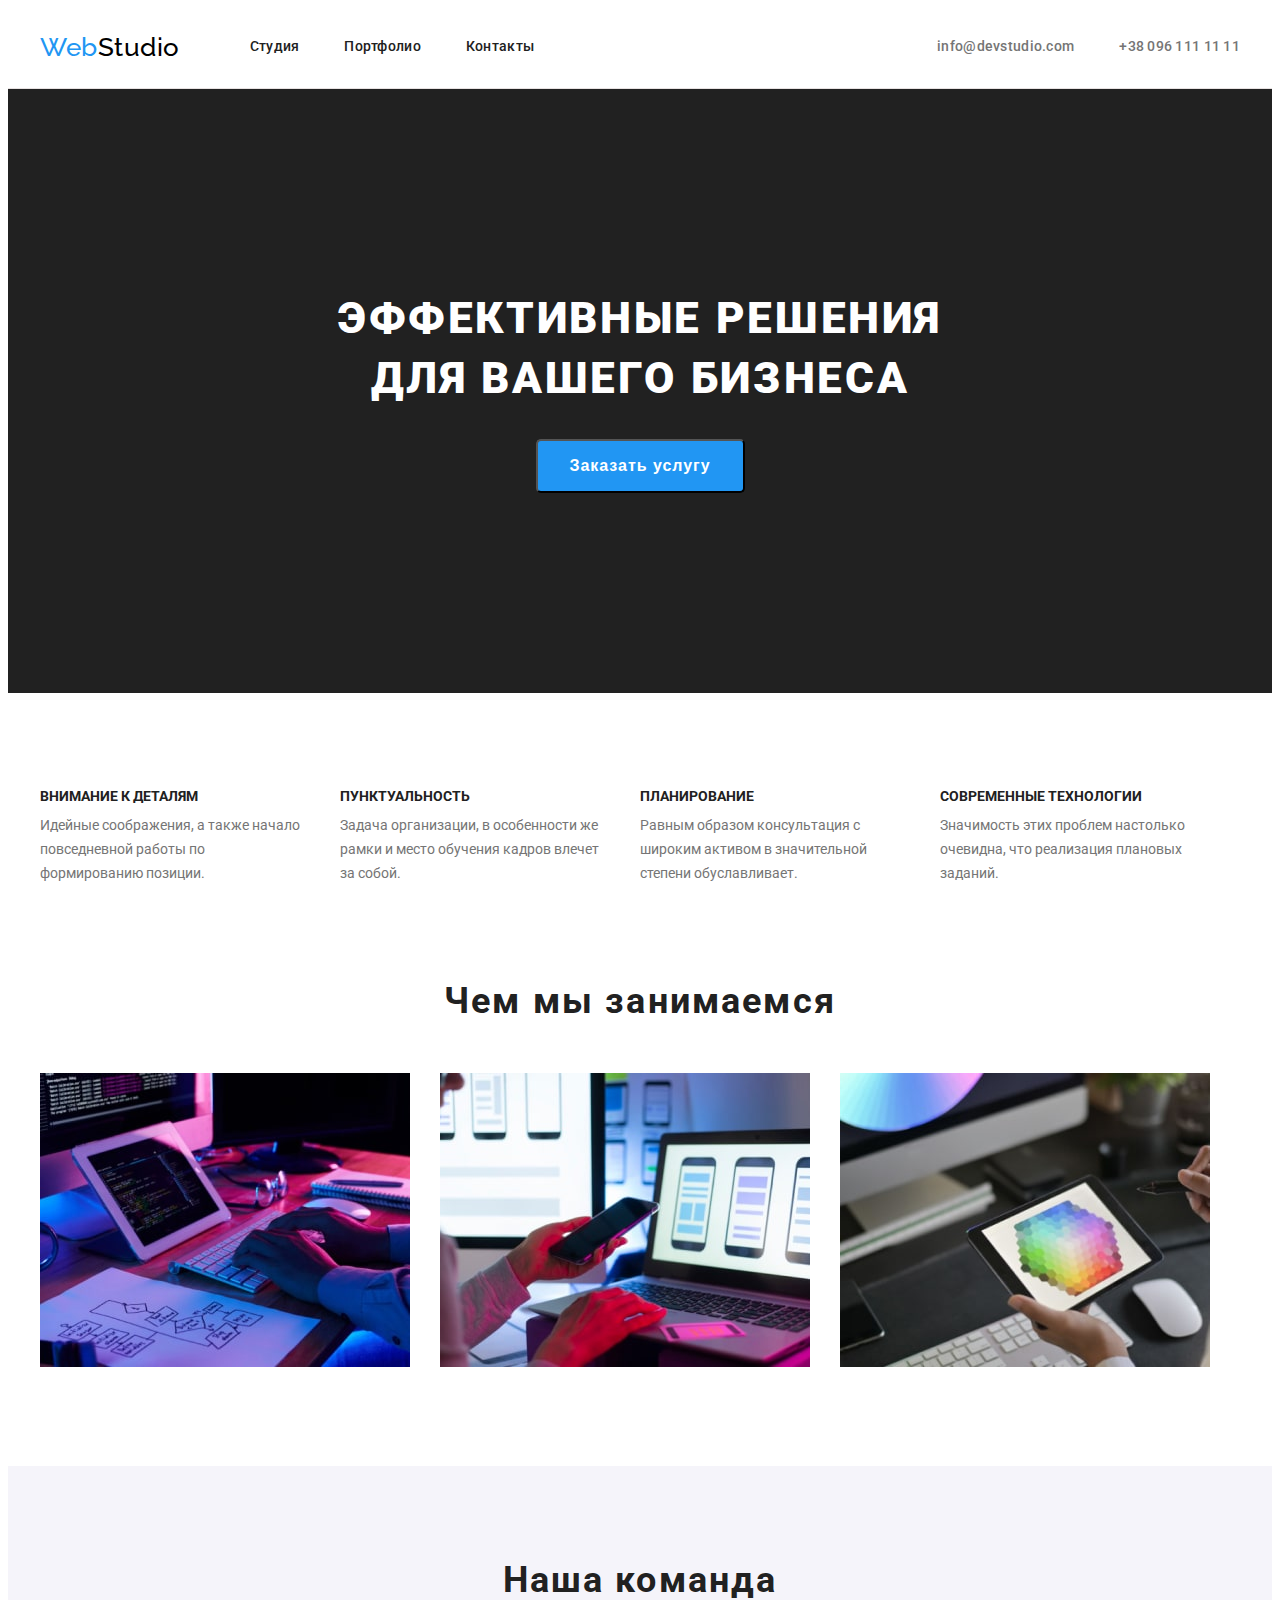
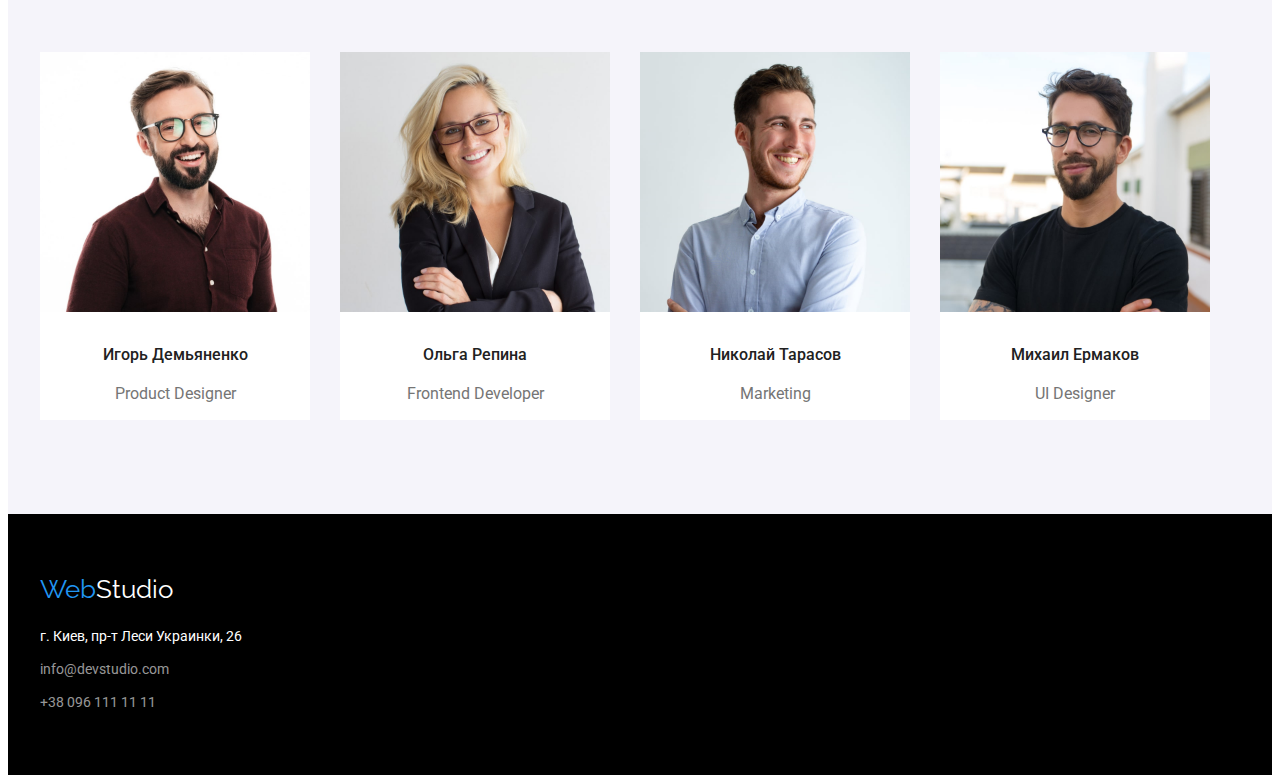
<file: index.html>
<!DOCTYPE html>
<html lang="ru">
<head>
    <meta charset="UTF-8">
    <meta http-equiv="X-UA-Compatible" content="IE=edge">
    <meta name="viewport" content="width=device-width, initial-scale=1.0">
    <title>Document</title>
    <link rel="preconnect" href="https://fonts.googleapis.com">
<link rel="preconnect" href="https://fonts.gstatic.com" crossorigin>
<link href="https://fonts.googleapis.com/css2?family=Raleway:wght@700&family=Roboto:wght@400;500;700;900&display=swap" rel="stylesheet">
<link rel="stylesheet" href="https://cdnjs.cloudflare.com/ajax/libs/modern-normalize/1.1.0/modern-normalize.min.css" integrity="sha512-wpPYUAdjBVSE4KJnH1VR1HeZfpl1ub8YT/NKx4PuQ5NmX2tKuGu6U/JRp5y+Y8XG2tV+wKQpNHVUX03MfMFn9Q==" crossorigin="anonymous" referrerpolicy="no-referrer" />
    <link rel="stylesheet" href="./css/main.css">
</head>
<body>
    <!--Шапка-->
    <header class="header">
       <div class="container headernav">
           <a href="" class="logo site-nav" > <span class="span-logo">Web</span>Studio</a>
            <nav class="navigation site-nav">
               <ul class="site-nav list">
                    <li class="site-navitems"> <a href="" class="link">Студия</a></li>
                    <li class="site-navitems" >  <a href= "./portfolio.html" class="link">Портфолио</a></li>
                    <li class="site-navitems"> <a href="" class=" link">Контакты</a></li>
               </ul>
            </nav>    
              <div class="contact site-nav">
                  <ul class="contact-nav list">
                      <li class="site-navitems"> <a href="mailto:info@devstudio.com" class="link">info@devstudio.com</a></li>
                      <li class="site-navitems"> <a href="tel:+38096111111" class="link">+38 096 111 11 11</a></li>
                  </ul>
               </div>
       </div>
      
    </header>
    <main>
        <!-- Секция заговолок-->
           <section class="section">
               <h1 class="main-title">Эффективные решения <br> для вашего бизнеса</h1>
               <button type="button" class="button">Заказать услугу</button>
           </section>
              <!-- Секция-описание -->
         <section class="servies"> 
             <div class="container">
                <h2 class="visually-hidden"> Услуги бизнеса</h2>
                <ul class="title-second list">
                   <li class="servies-li">
                     <h3 class="second-title">Внимание к деталям</h3>
                        <p class="section-description" > Идейные соображения, а также начало повседневной работы по формированию позиции.</p>
                   </li>
                     <li class="servies-li" >
                     <h3 class="second-title">Пунктуальность</h3> 
                     <p class="section-description" > Задача организации, в особенности же рамки и место обучения кадров влечет за собой. </p>
                      </li>
                    <li class="servies-li" >
                    <h3 class="second-title">Планирование</h3>
                    <p class="section-description">Равным образом консультация с широким активом в значительной степени обуславливает.</p>
                 </li>
                <li class="servies-li" >
                    <h3 class="second-title" >Современные технологии</h3>
                    <p class="section-description" >Значимость этих проблем настолько очевидна, что реализация плановых заданий.</p>
                 </li>
                </ul>
             </div>
                
         </section>
           
          
       <!--Секция описание услуг-->
       <section class="imgsection">
           <div class=" container ">
            <h2 class=" section-title img" >Чем мы занимаемся</h2>
            <ul class=" imgtitle list">
                <li class="itemsimg"> <img src="./images/image1.jpg" alt="печатает на компе" width="370" height="294"></li>
                <li class="itemsimg" > <img src="./images/image2.jpg" alt="ввод даных" width="370" height="294"></li>
                <li class="itemsimg" ><img src="./images/image3.jpg" alt="просмотр страниц" width="370" height="294"></li>
            </ul>
           </div>  
       </section>
       <!--Команда-->
       <section class="teamsection">
           <div class="container">
            <h2 class="section-title team">Наша команда</h2>
            <ul class=" teamtitle list">
                <li class="itemsimg image" > 
                    <img src="./images/img1.jpg" alt="Игорь" width="270" height="260">
                    <div class="comanda">
                        <h3 class="second-title name">Игорь Демьяненко</h3>
                    <p class="page-name">Product Designer</p>

                    </div>
                    
               </li>
                <li class="itemsimg image">
                    <img src="./images/img2.jpg" alt="Ольга" width="270" height="260">
                    <div class="comanda"> 
                        <h3 class="second-title name">Ольга Репина</h3>
                      <p class="page-name" >Frontend Developer</p>

                    </div>
                     
                </li>
                <li class="itemsimg image">
                    <img src="./images/img3.jpg" alt="Николай" width="270" height="260">
                    <div class="comanda" >
                        <h3 class="second-title name">Николай Тарасов</h3>
                        <p class="page-name" >Marketing</p>

                    </div>
                      
                 </li>
                <li class="itemsimg image" >
                    <img src="./images/img4.jpg" alt="Михаил" width="270" height="260">
                    <div class="comanda" >
                        <h3 class="second-title name" >Михаил Ермаков</h3>
                       <p class="page-name">UI Designer</p>

                    </div>
                       
                  </li>
            </ul>
           </div>

       </section>
    </main>

    <!-- Подвал-->
    <footer class=" footer">
        <div class="container">
            <a href=""class="logo"> <span class="span-logo">Web</span>Studio</a>
       
            <address class=" adress footer-list">
                <a href="https://goo.gl/maps/pzxFoQpz3jLBa3jg6" target="_blank" rel="noopener norefferrer" class="address">г. Киев, пр-т Леси Украинки, 26</a>
            </address>
            <div class="footer-list">
                <ul class="contact-navfooter list" >
                    <li class="telmailli"> <a href="mailto:info@devstudio.com"class="link">info@devstudio.com</a></li>
                    <li> <a href="tel:+38096111111"class="link">+38 096 111 11 11</a></li>
                </ul> 
            </div>
        </div>
        
    </footer>
</body>

</html>
</file>
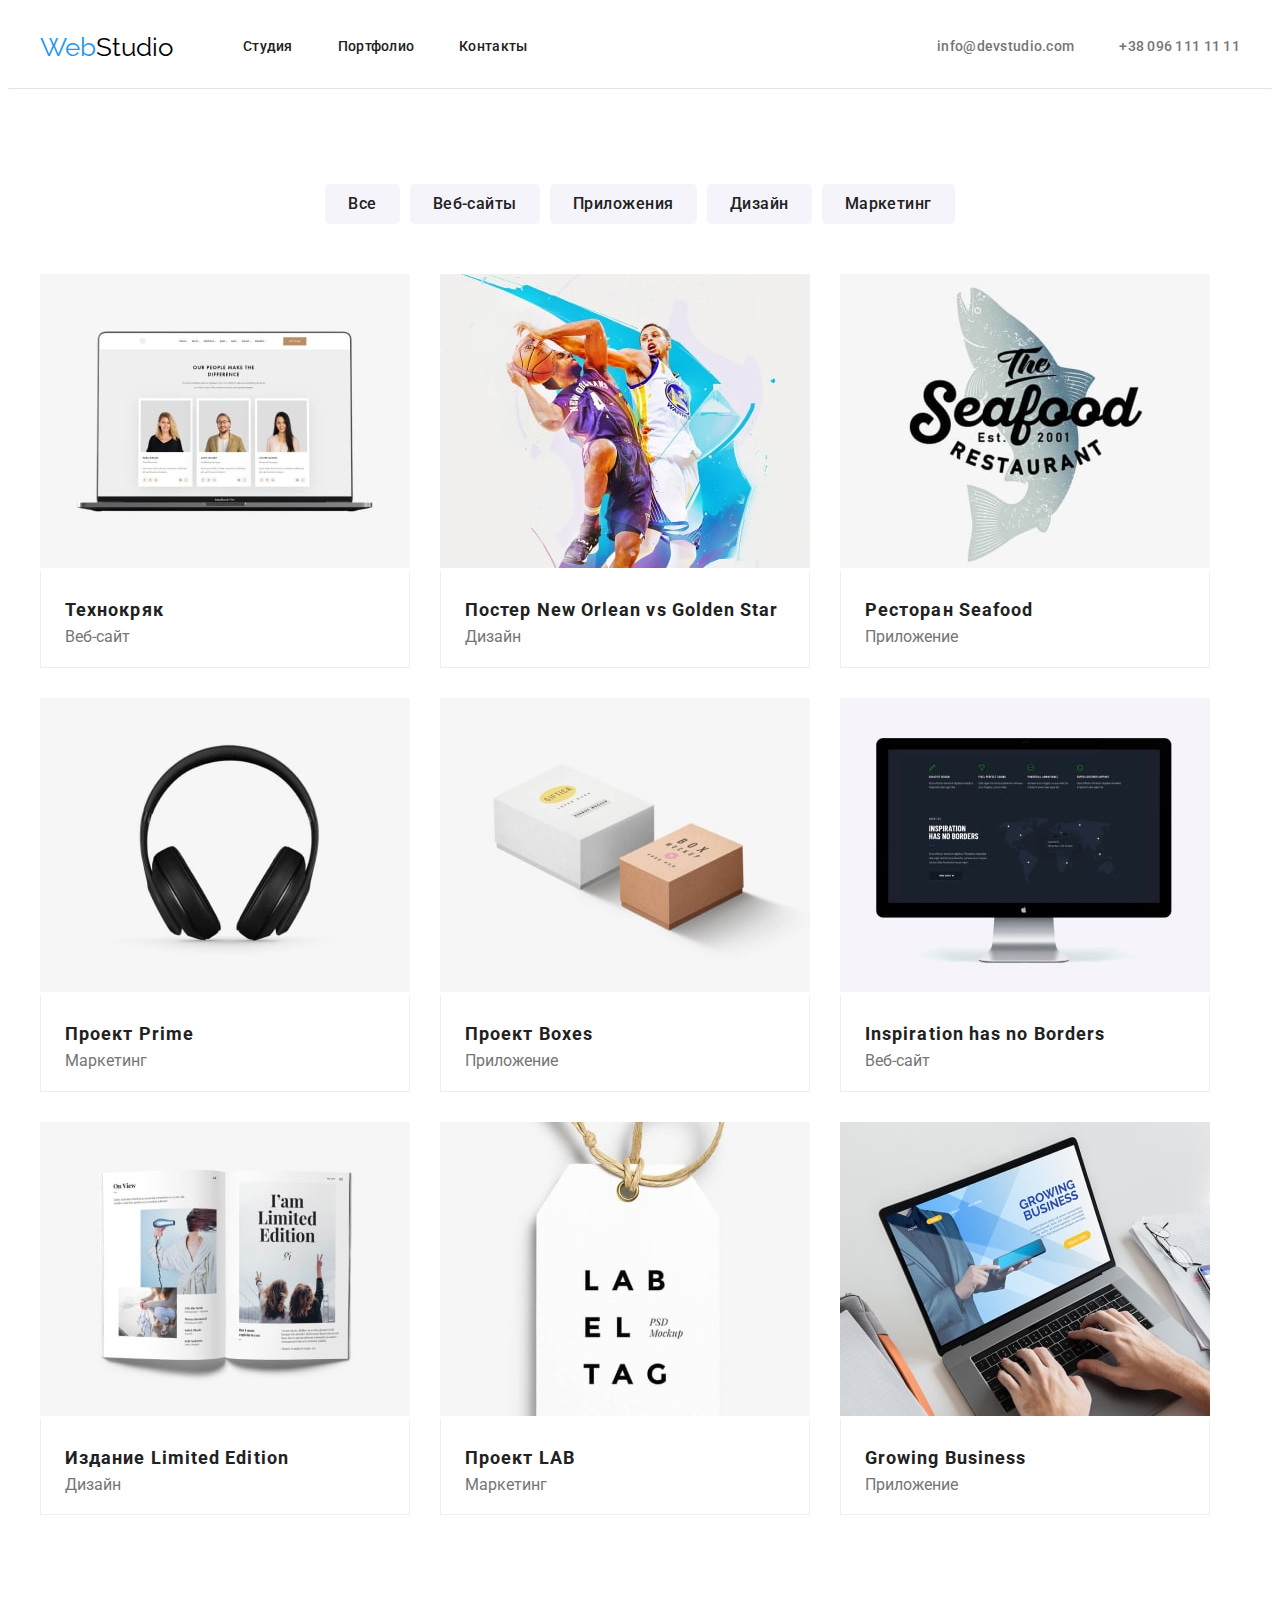
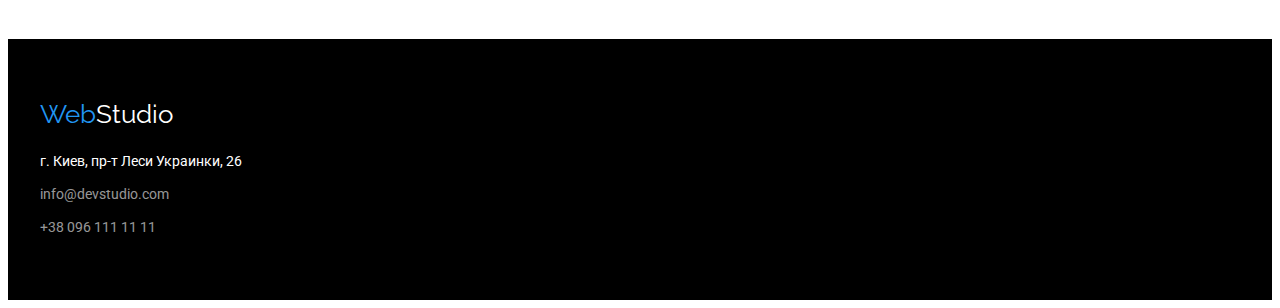
<file: portfolio.html>
<!DOCTYPE html>
<html lang="ru">
<head>
    <meta charset="UTF-8">
    <meta http-equiv="X-UA-Compatible" content="IE=edge">
    <meta name="viewport" content="width=device-width, initial-scale=1.0">
    <title>Document</title>
    <link rel="stylesheet" href="https://cdnjs.cloudflare.com/ajax/libs/modern-normalize/1.1.0/modern-normalize.min.css" integrity="sha512-wpPYUAdjBVSE4KJnH1VR1HeZfpl1ub8YT/NKx4PuQ5NmX2tKuGu6U/JRp5y+Y8XG2tV+wKQpNHVUX03MfMFn9Q==" crossorigin="anonymous" referrerpolicy="no-referrer" />
    <link rel="preconnect" href="https://fonts.googleapis.com">
<link rel="preconnect" href="https://fonts.gstatic.com" crossorigin>
<link href="https://fonts.googleapis.com/css2?family=Raleway:wght@700&family=Roboto:wght@400;500;700;900&display=swap" rel="stylesheet">
    <link rel="stylesheet" href="./css/main.css">
</head>
<body>
    <!--Шапка-->
    <header class="header">
        <div class="container headernav">
            <a href="" class="logo"> <span class="span-logo">Web</span>Studio</a>
             <nav class="navigation site-nav">
                <ul class="site-nav list">
                     <li> <a href="" class="link">Студия</a></li>
                     <li> <a href= "./portfolio.html" class="link">Портфолио</a></li>
                     <li> <a href="" class=" link">Контакты</a></li>
                </ul>
             </nav>    
               <div class="contact site-nav">
                   <ul class="contact-nav list">
                       <li> <a href="mailto:info@devstudio.com" class="link">info@devstudio.com</a></li>
                       <li> <a href="tel:+38096111111" class="link">+38 096 111 11 11</a></li>
                   </ul>
                </div>
        </div>
       
     </header>
    <!--Портфолио-->
    <main>
        <section class="portfolio-section">
           <div class="container">
            <h1 class="visually-hidden">Портфолио</h1>
            <ul class="button-list list">
                <li class="btnli">
                    <button type="button" class="btnlist">Все</button>
                </li>
                <li class="btnli">
                    <button type="button" class="btnlist">Веб-сайты</button>
                </li>
                <li class="btnli" >
                    <button type="button" class="btnlist" >Приложения</button>
                </li>
                <li class="btnli" >
                    <button type="button" class="btnlist">Дизайн</button>
                </li>
                <li class="btnli" >
                    <button type="button" class="btnlist">Маркетинг</button>
                </li>
            </ul>
           </div>
          <div class="container">
            <ul class="portfolio-list list">
                <li class="card portfolioli">
                    <img src="./portfolimg/imgmin1.jpg" alt="портфолио" width="370" height="294">
                    <div class="cardli">
                        <h2  class="section-title">Технокряк</h2>
                        <p class="page-name cards">Веб-сайт</p>
                    </div>
                    
                </li>
                <li class="card portfolioli">
                    <img src="./portfolimg/imgmin2.jpg" alt="баскетболисты" width="370" height="294"  >
                    <div class="cardli">
                        <h2 class="section-title" >Постер New Orlean vs Golden Star</h2>
                        <p class="page-name cards">Дизайн</p>
                    </div>
                   
                </li>
                <li class="card portfolioli" >
                    <img src="./portfolimg/imgmin3.jpg" alt="морская еда" width="370" height="294">
                    <div class="cardli">
                        <h2  class="section-title">Ресторан Seafood</h2>
                        <p class="page-name cards" >Приложение</p>
                    </div>
                   
                </li>
                <li class="card portfolioli">
                    <img src="./portfolimg/imgmin4.jpg" alt="наушники" width="370" height="294">
                    <div class="cardli">
                        <h2 class="section-title" >Проект Prime</h2>
                        <p class="page-name cards " >Маркетинг</p>
                    </div>
                    
                </li>
                <li class="card portfolioli" >
                    <img src="./portfolimg/imgmin5.jpg" alt="коробки" width="370" height="294">
                    <div class="cardli" >
                        <h2 class="section-title" >Проект Boxes</h2>
                        <p class="page-name cards ">Приложение</p>
                    </div>
                    
                </li>
                <li class="card portfolioli" >
                    <img src="./portfolimg/imgmin6.jpg" alt="компютер" width="370" height="294">
                    <div class="cardli">
                        <h2 class="section-title">Inspiration has no Borders</h2>
                        <p class="page-name cards" >Веб-сайт</p>
                    </div>
                    
                </li>
                <li class="card portfolioli" >
                    <img src="./portfolimg/imgmin7.jpg" alt="книга" width="370" height="294">
                    <div class="cardli">
                        <h2 class="section-title" >Издание Limited Edition</h2>
                        <p class="page-name cards">Дизайн</p>
                    </div>
                    
                </li>
                <li class="card portfolioli" >
                    <img src="./portfolimg/imgmin8.jpg" alt="лейбел" width="370" height="294">
                    <div class="cardli" >
                        <h2 class="section-title" >Проект LAB</h2>
                        <p class="page-name cards" >Маркетинг</p>
                    </div>
                   
                </li>
                <li class="card portfolioli">
                    <img src="./portfolimg/imgmin9.jpg" alt="печатает на компе" width="370" height="294">
                    <div class="cardli" >
                        <h2 class="section-title" >Growing Business</h2>
                        <p class="page-name cards " >Приложение</p>
                    </div>
                  
                </li>
            </ul>  

          </div>
           
        </section>
    </main>
    <!-- Подвал-->
    <footer class=" footer">
        <div class="container">
            <a href=""class="logo"> <span class="span-logo">Web</span>Studio</a>
       
            <address class=" adress footer-list">
                <a href="https://goo.gl/maps/pzxFoQpz3jLBa3jg6" target="_blank" rel="noopener norefferrer" class="address">г. Киев, пр-т Леси Украинки, 26</a>
            </address>
            <div class="footer-list">
                <ul class="contact-navfooter list" >
                    <li class="telmailli"> <a href="mailto:info@devstudio.com"class="link">info@devstudio.com</a></li>
                    <li> <a href="tel:+38096111111"class="link">+38 096 111 11 11</a></li>
                </ul> 
            </div>
        </div>
        
    </footer>
</body>
</file>
<file: css/main.css>
:root{
    --title-white-color :#FFFFFF;
    --title-black-color:#212121;
    --link-blue-color: #2196F3;
    --logo-black-color:#000000;
    --text-gray-color:#757575;
    
    }
    body{
    background-color:var(--title-white-color);
    color: var(--text-gray-color);
    font-family: Roboto, sans-serif;
    }
    h1,h2,h3,p{
        margin: 0;
        padding: 0;
    }
    ul{
        margin: 0;
        padding: 0;
    }
    
     /*  HEADER/
     /*NAV*/
    
     .container {
         width: 1200px;
         padding-left: 15px;
         padding-right: 15px;
         margin-left: auto;
         margin-right: auto;
     }
     .header{
        padding-top: 24px;
        padding-bottom: 25px;
        border-bottom:1px solid #e7e1e1;
        
     }
     .headernav{
         display: flex;
         align-items: center;
         
     }
     .header .logo{
         color:var(--logo-black-color);
         font-family: Raleway;
         font-size: 26px;
         line-height: 1.19;
         text-decoration: none;
         
     }
     .span-logo{
         color:var(--link-blue-color) ;
     }
     .logo:hover{
         color: var(--link-blue-color);
     }
     .header .span-logo:hover{
         color: var(--logo-black-color);
     }
     .logo{ 
        display:inline-block;
        /*padding-top: 23px;
        padding-bottom: 25px;*/

    }
     .list{
         list-style: none;
     }
     .link{
         text-decoration: none;
     }
     .site-nav {
         display: flex;
         font-weight: 500;
         font-size: 14px;
         line-height: 1.14;
         letter-spacing: 0.02em;
         text-decoration: none;
        }
     
       .navigation{
           margin-left: 70px;
       }
     .site-nav .link{
         color: var(--title-black-color);
         display: block;
     }
     .site-nav :not(:last-child){
         margin-right: 45px;
        }
     .contact-nav{
        display: flex;
    } 
    .contact{
        margin-left: auto;
    }
    
     .contact-nav .link{
        color:#757575;
        font-style: 400;
        font-weight: 500;
        font-size: 14px;
        line-height: 1.14;
       
     }
   
     .site-nav .link:hover,
     .site-nav .link:focus{
         color:var(--link-blue-color);
     }
     .contact-nav .link:hover,
     .contact-nav .link:focus{
        color:var(--link-blue-color);
    }
    
    /* SECTION-MAIN*/
    
    .section{
        background-color: var(--title-black-color);
        margin-top: 0;
        margin-bottom: 0;
        text-align: center;
        padding-top: 200px;
        padding-bottom: 200px;
    }
    .visually-hidden{
        width: 1px;
        height: 1px;
        overflow: hidden;
        padding: 0;

    }
    .section .main-title{
        color: var(--title-white-color) ;
        font-weight: 900;
        font-size: 44px;
        line-height: 1.36;
        letter-spacing: 0.06em;
        text-transform: uppercase;
        margin-top: 0;
    }
    .section .button{
        color: var(--title-white-color) ;
        background-color: var(--link-blue-color);
        font-weight: 700;
        font-size: 16px;
        margin-top: 30px;
        line-height: 1.87;
        letter-spacing: 0.06em;
        border-radius: 5px;
        padding: 10px 32px;
    }
    .section .button:hover,
    .section .button:focus{
        color: var(--title-black-color) ;
        background-color: var(--title-white-color);
    }
    .title-second{
        display: flex;
    }
    .servies{
        padding-top: 95px;
    }
    .servies-li{
        width: 270px;
        
    }
    .servies-li:not(:last-child){
        margin-right: 30px;
        
    }
    .section-title{
        color: var(--title-black-color);
        font-weight: 700;
        font-size: 18px;
        line-height: 2.00;
        letter-spacing: 0.06em;
    
    }
    .imgsection{
        padding-top: 95px;
        padding-bottom: 95px;
    }
    /*.imgtitle{
        padding-top: 50px;
    }*/
    .second-title{
        color: var(--title-black-color);
        font-weight: 700;
        font-size: 14px;
        line-height: 1.14;
        text-transform: uppercase;
        margin-bottom: 10px;
        
    }
    .name{
        padding-bottom: 10px;
        text-align: center;
    }
    .page-name{
        text-align: center;
        font-size: 16px;
        line-height: 1.18;
    }
    .section-description{
        font-weight: 400;
        font-size: 14px;
        line-height: 1.71;
    }
    .list{
        display: flex;
    }
    .itemsimg:not(:last-child){
       margin-right: 30px;
    }
    .teamsection{
        padding-top: 94px;
        padding-bottom: 94px;
        background-color: #F5F4FA;
    }
    .image{
        background-color: #FFFFFF;
        width: 270px;
        height: 368px;
    }
    
    .img,
    .team {
        margin-bottom: 50px;
        font-weight: 700;
        font-size: 36px;
        line-height: 1.16;
        text-align: center;
    }
    .name{
        font-weight: 500;
        font-size: 16px;
        line-height: 1.18;
        text-transform: inherit;
    }
    .comanda{
        padding-top: 30px;
        padding-bottom: 30px;
    }
    /* FOOTER*/

    .footer{
        background-color: black;
        padding-top: 60px;
        padding-bottom: 60px;
    }
        
    .footer .logo{
        color: var(--title-white-color);
        font-family: Raleway;
        font-size: 26px;
        line-height: 1.19;
        text-decoration: none;
        display: inline-block;
    }
    .span-logo{
        color: var(--link-blue-color);
    }
    .logo:hover{
        color:var(--link-blue-color);
    }
    .span-logo:hover{
        color:var(--title-white-color);
    }
    .address {
        text-decoration: none;
        color: var(--title-white-color);
        font-size: 14px;
        line-height: 1.71;
        font-style: normal;
    }
    .footer-list .address:hover,
    .footer-list .address:focus{
        color: var(--link-blue-color);
    }
    .footer-list .link {
        color: rgb(255, 255,255,0.6);
        font-size: 14px;
        line-height: 1.71;
        text-decoration: none;
    }
    .adress{
        display: block;
        margin-top: 20px; 
        margin-bottom: 9px;
    }
    
    .contact-navfooter{
        display: block;
        flex-direction: column;
        margin-top: 0px;
        margin-bottom: 0px;
        padding-left: 0px;
           
    }
    .telmailli:not(:last-child){
        margin-bottom: 9px;
    }
    
    
    /* PORTFOLIO*/
    .portfolio-section{
        padding-top: 94px;
        padding-bottom: 94px;
    }
    .portfolio-section .btnlist{
        color: var(--title-black-color);
        background-color:#F5F4FA;
        font-family: Roboto, sans-serif;
        cursor: pointer;
        font-weight: 500;
        font-size: 16px;
        line-height: 1.62;
        letter-spacing: 0.03em; 
        border-radius: 5px;
        border: 1px solid transparent;
    }
    .button-list {
        justify-content: center;
        margin-bottom: 50px;
    }
    .btnli:not(:last-child){
        margin-right: 10px;
       
    }
    .btnlist{
        padding: 6px 22px;
    }
    
    .portfolio-section .btnlist:hover,
    .portfolio-section .btnlist:focus{
        background-color:var(--link-blue-color);
        color: var(--title-white-color);   
    }
    .portfolio-list{
        display: flex;
        flex-wrap: wrap;
        margin-left: -30px;
    }
    .portfolioli{
        width: 370px;
    }
    .portfolioli{
        flex-basis: ((100% - 3*30px)/3);
        margin-left: 30px;
        margin-bottom: 30px;
    }
    .cards{
        text-align: start;
    }
    .cardli{
       padding:20px 24px;
       border-bottom: #EEEEEE solid;
       border-left: #EEEEEE solid;
       border-right: #EEEEEE solid;
       border-width: 1px;
     }
</file>
